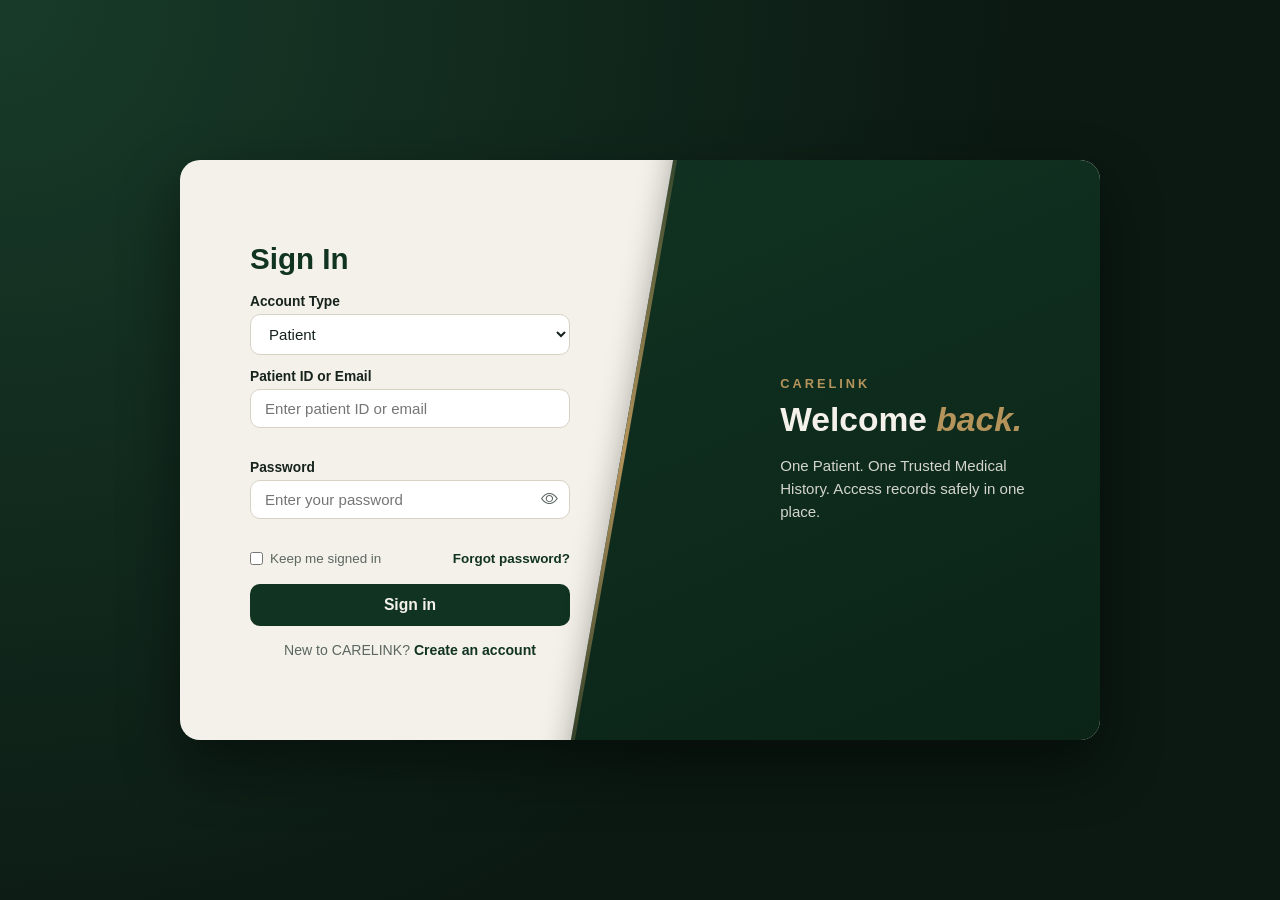
<file: index.html>
<!DOCTYPE html>
<html lang="en">
<head>
  <meta charset="UTF-8" />
  <meta name="viewport" content="width=device-width, initial-scale=1.0" />
  <title>CARELINK - Authentication</title>
  <!-- Bootstrap Icons for clean eye toggle icons -->
  <link rel="stylesheet" href="https://cdn.jsdelivr.net/npm/bootstrap-icons@1.11.3/font/bootstrap-icons.min.css" />
  <link rel="stylesheet" href="style.css" />
</head>
<body>
  <main class="auth-page">
    <section class="auth-card" id="authCard" aria-label="User Authentication">
      
      <!-- Sign In Form (Left side) -->
      <div class="auth-pane auth-pane--login">
        <form class="auth-form" id="loginForm" novalidate>
          <h1 class="form-title">Sign In</h1>

          <!-- Role Selector -->
          <div class="input-group">
            <label for="loginRole">Account Type</label>
            <select id="loginRole" name="role" class="role-select">
              <option value="patient" selected>Patient</option>
              <option value="doctor">Doctor</option>
            </select>
          </div>

          <div class="input-group">
            <label for="loginUser" id="loginUserLabel">Patient ID or Email</label>
            <input
              type="text"
              id="loginUser"
              name="loginUser"
              placeholder="Enter patient ID or email"
              required
            />
            <small class="error-msg" id="loginUserError"></small>
          </div>

          <div class="input-group">
            <label for="loginPassword">Password</label>
            <div class="password-box">
              <input
                type="password"
                id="loginPassword"
                name="loginPassword"
                placeholder="Enter your password"
                required
              />
              <button
                type="button"
                class="toggle-pass"
                data-target="loginPassword"
                aria-label="Toggle password visibility"
              >
                <i class="bi bi-eye"></i>
              </button>
            </div>
            <small class="error-msg" id="loginPasswordError"></small>
          </div>

          <div class="form-meta">
            <label class="checkbox-label">
              <input type="checkbox" id="keepSignedIn" name="keepSignedIn" />
              <span>Keep me signed in</span>
            </label>
            <a href="#" class="text-link" id="forgotPasswordLink">Forgot password?</a>
          </div>

          <button type="submit" class="btn-primary">Sign in</button>

          <p class="switch-text">
            New to CARELINK?
            <button type="button" class="link-btn" id="goRegisterBtn">
              Create an account
            </button>
          </p>
        </form>
      </div>

      <!-- Create Account Form (Right side) -->
      <div class="auth-pane auth-pane--register">
        <form class="auth-form" id="registerForm" novalidate>
          <h1 class="form-title">Create Account</h1>

          <!-- Role Selector -->
          <div class="input-group">
            <label for="regRole">Register As</label>
            <select id="regRole" name="role" class="role-select">
              <option value="patient" selected>Patient</option>
              <option value="doctor">Doctor</option>
            </select>
          </div>

          <div class="input-group">
            <label for="fullName">Full Name</label>
            <input
              type="text"
              id="fullName"
              name="fullName"
              placeholder="Enter your full name"
              required
            />
            <small class="error-msg" id="fullNameError"></small>
          </div>

          <div class="input-group">
            <label for="email">Email Address</label>
            <input
              type="email"
              id="email"
              name="email"
              placeholder="name@example.com"
              required
            />
            <small class="error-msg" id="emailError"></small>
          </div>

          <!-- Extra field shown only if Doctor is selected -->
          <div class="input-group" id="licenseGroup" style="display: none;">
            <label for="medicalLicense">Medical License Number</label>
            <input
              type="text"
              id="medicalLicense"
              name="medicalLicense"
              placeholder="Enter syndicate / license ID"
            />
            <small class="error-msg" id="licenseError"></small>
          </div>

          <div class="input-group">
            <label for="regPassword">Password</label>
            <div class="password-box">
              <input
                type="password"
                id="regPassword"
                name="regPassword"
                placeholder="Use 8 characters or more"
                minlength="8"
                required
              />
              <button
                type="button"
                class="toggle-pass"
                data-target="regPassword"
                aria-label="Toggle password visibility"
              >
                <i class="bi bi-eye"></i>
              </button>
            </div>
            <small class="hint-text">Use 8 characters or more.</small>
            <small class="error-msg" id="regPasswordError"></small>
          </div>

          <button type="submit" class="btn-primary">Create account</button>

          <p class="switch-text">
            Already have an account?
            <button type="button" class="link-btn" id="goLoginBtn">
              Sign in
            </button>
          </p>
        </form>
      </div>

      <!-- Sliding Skewed Blade Overlay -->
      <div class="auth-band" aria-hidden="true">
        <span class="band-edge band-edge--lead"></span>
        <div class="band-inner">
          <div class="band-page">
            <div class="band-content band-content--register">
              <span class="brand-tag">CARELINK</span>
              <h2 class="welcome-title">Your health <em>starts here.</em></h2>
              <p class="band-desc">
                Create your profile to manage medical records, control access permissions, and streamline consultations.
              </p>
            </div>

            <div class="band-content band-content--login">
              <span class="brand-tag">CARELINK</span>
              <h2 class="welcome-title">Welcome <em>back.</em></h2>
              <p class="band-desc">
                One Patient. One Trusted Medical History. Access records safely in one place.
              </p>
            </div>
          </div>
        </div>
      </div>

    </section>
  </main>

  <script src="script.js"></script>
</body>
</html>
</file>
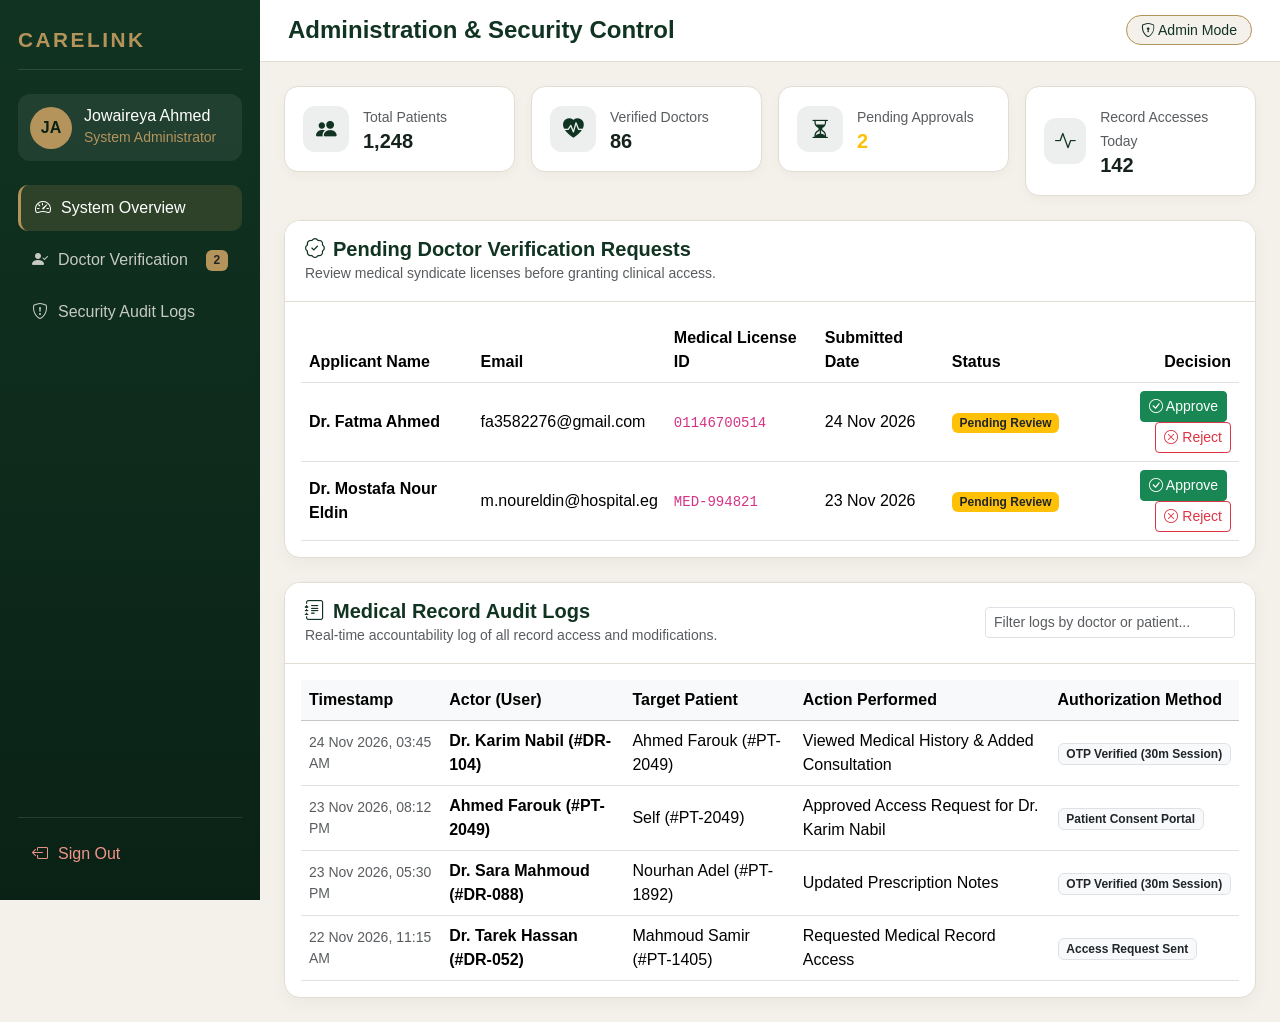
<file: admin-dashboard.html>
<!DOCTYPE html>
<html lang="en">
<head>
  <meta charset="UTF-8" />
  <meta name="viewport" content="width=device-width, initial-scale=1.0" />
  <title>CARELINK - Admin Dashboard</title>
  <!-- Bootstrap 5 CSS -->
  <link href="https://cdn.jsdelivr.net/npm/bootstrap@5.3.3/dist/css/bootstrap.min.css" rel="stylesheet" />
  <!-- Bootstrap Icons -->
  <link rel="stylesheet" href="https://cdn.jsdelivr.net/npm/bootstrap-icons@1.11.3/font/bootstrap-icons.min.css" />
  <!-- Shared Dashboard CSS -->
  <link rel="stylesheet" href="dashboard.css" />
</head>
<body>

  <div class="dashboard-wrapper">
    <!-- Sidebar -->
    <aside class="sidebar" id="sidebar">
      <div class="sidebar-header">
        <span class="brand-logo">CARELINK</span>
        <button class="btn-close-sidebar d-lg-none" id="closeSidebar">
          <i class="bi bi-x-lg"></i>
        </button>
      </div>

      <div class="user-badge">
        <div class="avatar">JA</div>
        <div>
          <h6 class="mb-0 text-white">Jowaireya Ahmed</h6>
          <small class="text-gold">System Administrator</small>
        </div>
      </div>

      <nav class="sidebar-nav">
        <a href="#stats-overview" class="nav-link active"><i class="bi bi-speedometer2"></i> System Overview</a>
        <a href="#doctor-approvals" class="nav-link">
          <i class="bi bi-person-check-fill"></i> Doctor Verification
          <span class="badge bg-gold text-dark ms-auto" id="pendingDoctorsBadge">2</span>
        </a>
        <a href="#audit-logs" class="nav-link"><i class="bi bi-shield-exclamation"></i> Security Audit Logs</a>
      </nav>

      <div class="sidebar-footer">
        <a href="index.html" class="nav-link text-danger-light">
          <i class="bi bi-box-arrow-left"></i> Sign Out
        </a>
      </div>
    </aside>

    <!-- Main Content -->
    <main class="main-content">
      <!-- Top Navbar -->
      <header class="topbar">
        <div class="d-flex align-items-center gap-3">
          <button class="btn btn-outline-success d-lg-none" id="openSidebar">
            <i class="bi bi-list"></i>
          </button>
          <h4 class="page-title mb-0">Administration & Security Control</h4>
        </div>
        <div>
          <span class="patient-id-pill">
            <i class="bi bi-shield-lock"></i> Admin Mode
          </span>
        </div>
      </header>

      <div class="container-fluid py-4 px-4">

        <!-- System Stats Cards -->
        <section id="stats-overview" class="row g-3 mb-4">
          <div class="col-6 col-md-3">
            <div class="stat-card">
              <div class="stat-icon"><i class="bi bi-people-fill"></i></div>
              <div>
                <small class="text-muted">Total Patients</small>
                <h5 class="mb-0 fw-bold">1,248</h5>
              </div>
            </div>
          </div>
          <div class="col-6 col-md-3">
            <div class="stat-card">
              <div class="stat-icon"><i class="bi bi-heart-pulse-fill"></i></div>
              <div>
                <small class="text-muted">Verified Doctors</small>
                <h5 class="mb-0 fw-bold" id="verifiedDoctorsCount">86</h5>
              </div>
            </div>
          </div>
          <div class="col-6 col-md-3">
            <div class="stat-card">
              <div class="stat-icon"><i class="bi bi-hourglass-split"></i></div>
              <div>
                <small class="text-muted">Pending Approvals</small>
                <h5 class="mb-0 fw-bold text-warning" id="pendingStatCount">2</h5>
              </div>
            </div>
          </div>
          <div class="col-6 col-md-3">
            <div class="stat-card">
              <div class="stat-icon"><i class="bi bi-activity"></i></div>
              <div>
                <small class="text-muted">Record Accesses Today</small>
                <h5 class="mb-0 fw-bold">142</h5>
              </div>
            </div>
          </div>
        </section>

        <!-- Doctor Verification & Approval Table -->
        <section id="doctor-approvals" class="card custom-card mb-4">
          <div class="card-header">
            <h5 class="mb-0 fw-bold text-green"><i class="bi bi-patch-check me-2"></i>Pending Doctor Verification Requests</h5>
            <small class="text-muted">Review medical syndicate licenses before granting clinical access.</small>
          </div>
          <div class="card-body table-responsive">
            <table class="table align-middle mb-0">
              <thead>
                <tr>
                  <th>Applicant Name</th>
                  <th>Email</th>
                  <th>Medical License ID</th>
                  <th>Submitted Date</th>
                  <th>Status</th>
                  <th class="text-end">Decision</th>
                </tr>
              </thead>
              <tbody id="doctorApprovalsBody">
                <!-- Populated by JS -->
              </tbody>
            </table>
          </div>
        </section>

        <!-- Security Audit Logs Table -->
        <section id="audit-logs" class="card custom-card">
          <div class="card-header d-flex justify-content-between align-items-center flex-wrap gap-2">
            <div>
              <h5 class="mb-0 fw-bold text-green"><i class="bi bi-journal-text me-2"></i>Medical Record Audit Logs</h5>
              <small class="text-muted">Real-time accountability log of all record access and modifications.</small>
            </div>
            <input type="text" id="logFilterInput" class="form-control form-control-sm" style="max-width: 250px;" placeholder="Filter logs by doctor or patient..." />
          </div>
          <div class="card-body table-responsive">
            <table class="table table-hover align-middle mb-0">
              <thead class="table-light">
                <tr>
                  <th>Timestamp</th>
                  <th>Actor (User)</th>
                  <th>Target Patient</th>
                  <th>Action Performed</th>
                  <th>Authorization Method</th>
                </tr>
              </thead>
              <tbody id="auditLogsBody">
                <!-- Populated by JS -->
              </tbody>
            </table>
          </div>
        </section>

      </div>
    </main>
  </div>

  <!-- Bootstrap JS Bundle -->
  <script src="https://cdn.jsdelivr.net/npm/bootstrap@5.3.3/dist/js/bootstrap.bundle.min.js"></script>
  <script src="admin-dashboard.js"></script>
</body>
</html>
</file>
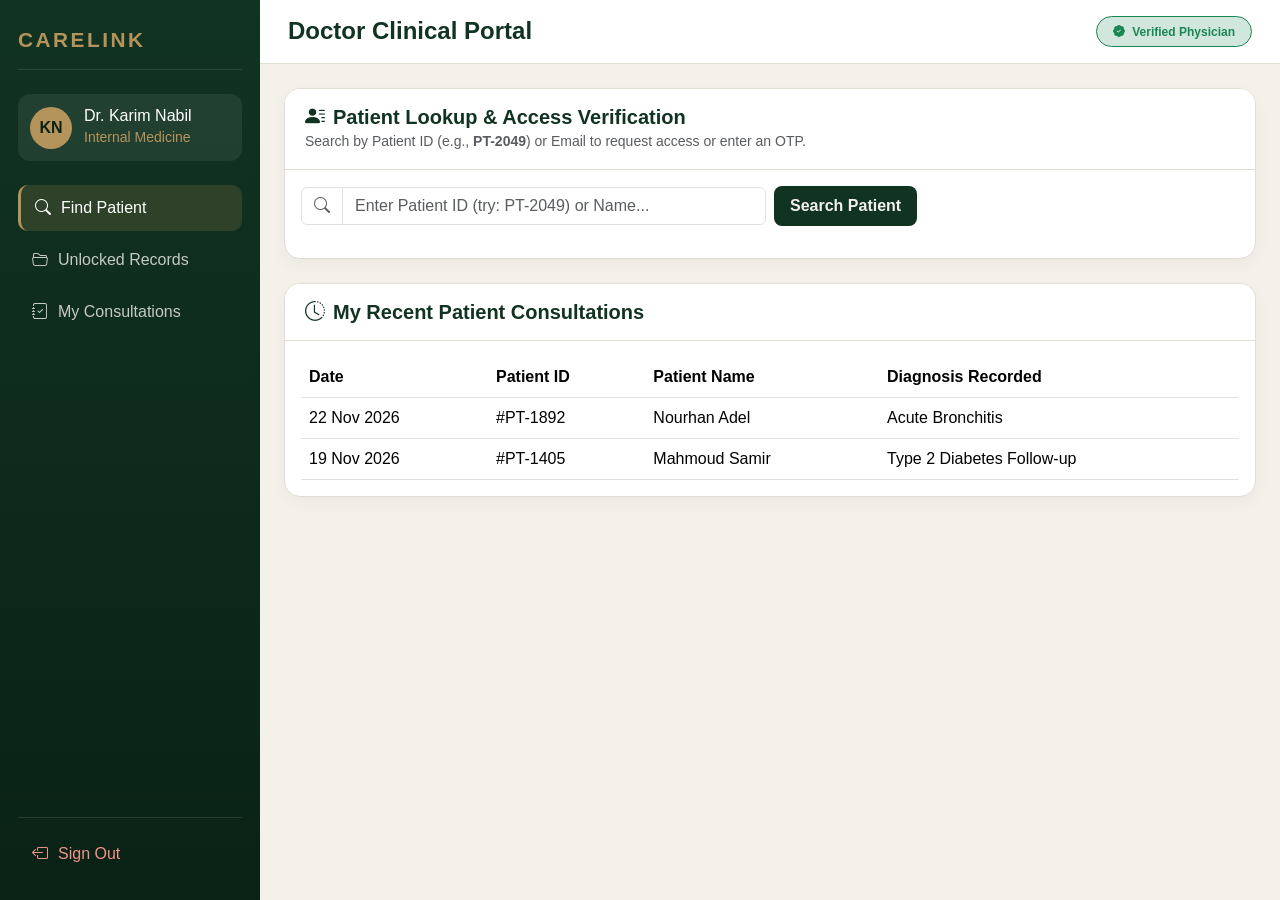
<file: doctor-dashboard.html>
<!DOCTYPE html>
<html lang="en">
<head>
  <meta charset="UTF-8" />
  <meta name="viewport" content="width=device-width, initial-scale=1.0" />
  <title>CARELINK - Doctor Dashboard</title>
  <!-- Bootstrap 5 CSS -->
  <link href="https://cdn.jsdelivr.net/npm/bootstrap@5.3.3/dist/css/bootstrap.min.css" rel="stylesheet" />
  <!-- Bootstrap Icons -->
  <link rel="stylesheet" href="https://cdn.jsdelivr.net/npm/bootstrap-icons@1.11.3/font/bootstrap-icons.min.css" />
  <!-- Shared Dashboard CSS -->
  <link rel="stylesheet" href="dashboard.css" />
</head>
<body>

  <div class="dashboard-wrapper">
    <!-- Sidebar -->
    <aside class="sidebar" id="sidebar">
      <div class="sidebar-header">
        <span class="brand-logo">CARELINK</span>
        <button class="btn-close-sidebar d-lg-none" id="closeSidebar">
          <i class="bi bi-x-lg"></i>
        </button>
      </div>

      <div class="user-badge">
        <div class="avatar">KN</div>
        <div>
          <h6 class="mb-0 text-white">Dr. Karim Nabil</h6>
          <small class="text-gold">Internal Medicine</small>
        </div>
      </div>

      <nav class="sidebar-nav">
        <a href="#patient-search" class="nav-link active"><i class="bi bi-search"></i> Find Patient</a>
        <a href="#active-records" class="nav-link"><i class="bi bi-folder2-open"></i> Unlocked Records</a>
        <a href="#recent-consultations" class="nav-link"><i class="bi bi-journal-check"></i> My Consultations</a>
      </nav>

      <div class="sidebar-footer">
        <a href="index.html" class="nav-link text-danger-light">
          <i class="bi bi-box-arrow-left"></i> Sign Out
        </a>
      </div>
    </aside>

    <!-- Main Content -->
    <main class="main-content">
      <!-- Top Navbar -->
      <header class="topbar">
        <div class="d-flex align-items-center gap-3">
          <button class="btn btn-outline-success d-lg-none" id="openSidebar">
            <i class="bi bi-list"></i>
          </button>
          <h4 class="page-title mb-0">Doctor Clinical Portal</h4>
        </div>
        <div class="d-flex align-items-center gap-2">
          <span class="badge bg-success-subtle text-success border border-success px-3 py-2 rounded-pill">
            <i class="bi bi-patch-check-fill me-1"></i> Verified Physician
          </span>
        </div>
      </header>

      <div class="container-fluid py-4 px-4">

        <!-- Step 1: Patient Search & Access Request -->
        <section id="patient-search" class="card custom-card mb-4">
          <div class="card-header">
            <h5 class="mb-0 fw-bold text-green"><i class="bi bi-person-lines-fill me-2"></i>Patient Lookup & Access Verification</h5>
            <small class="text-muted">Search by Patient ID (e.g., <strong>PT-2049</strong>) or Email to request access or enter an OTP.</small>
          </div>
          <div class="card-body">
            <form id="searchPatientForm" class="row g-2 align-items-center mb-3">
              <div class="col-md-8 col-lg-6">
                <div class="input-group">
                  <span class="input-group-text bg-white"><i class="bi bi-search text-muted"></i></span>
                  <input type="text" class="form-control" id="searchQuery" placeholder="Enter Patient ID (try: PT-2049) or Name..." required />
                </div>
              </div>
              <div class="col-auto">
                <button type="submit" class="btn btn-green">Search Patient</button>
              </div>
            </form>

            <!-- Search Result Box (Hidden initially) -->
            <div id="searchResultBox" class="d-none border rounded-3 p-3 bg-light">
              <div class="d-flex justify-content-between align-items-center flex-wrap gap-3">
                <div>
                  <span class="badge bg-secondary mb-1" id="resPatientId">#PT-2049</span>
                  <h5 class="fw-bold mb-1 text-dark" id="resPatientName">Ahmed Farouk</h5>
                  <small class="text-muted" id="resPatientMeta">Age: 34 | Blood Type: O+ | Cairo, Egypt</small>
                </div>

                <!-- Action Controls: Request Access OR Enter OTP -->
                <div class="d-flex align-items-center gap-2 flex-wrap" id="accessControls">
                  <button type="button" class="btn btn-outline-dark btn-sm" id="requestAccessBtn">
                    <i class="bi bi-send me-1"></i> Send Access Request
                  </button>

                  <div class="input-group input-group-sm" style="width: 240px;">
                    <input type="text" class="form-control" id="otpInput" placeholder="Enter 6-digit OTP" maxlength="6" />
                    <button class="btn btn-green" type="button" id="verifyOtpBtn">Unlock</button>
                  </div>
                </div>
              </div>
              <div id="accessFeedback" class="mt-2 small fw-semibold"></div>
            </div>
          </div>
        </section>

        <!-- Step 2: Unlocked Patient Medical File (Hidden until OTP verified) -->
        <section id="active-records" class="d-none mb-4">
          <div class="card custom-card border-success">
            <div class="card-header bg-success text-white d-flex justify-content-between align-items-center flex-wrap gap-2">
              <div>
                <h5 class="mb-0 fw-bold"><i class="bi bi-unlock-fill me-2"></i>Authorized Medical Record: <span id="unlockedName">Ahmed Farouk</span></h5>
                <small class="opacity-75">Temporary Session Active • All views are recorded in Audit Logs</small>
              </div>
              <button class="btn btn-light btn-sm fw-bold text-green" data-bs-toggle="modal" data-bs-target="#newConsultationModal">
                <i class="bi bi-plus-circle-fill me-1"></i> Add Consultation Note
              </button>
            </div>

            <div class="card-body">
              <!-- Critical Alerts (Allergies & Chronic) -->
              <div class="row g-3 mb-4">
                <div class="col-md-6">
                  <div class="p-3 rounded-3 border border-danger-subtle bg-danger-subtle bg-opacity-10">
                    <h6 class="fw-bold text-danger mb-2"><i class="bi bi-exclamation-octagon-fill me-1"></i> Known Allergies</h6>
                    <ul class="mb-0 small" id="docAllergiesList">
                      <li><strong>Penicillin:</strong> Severe skin rash and swelling.</li>
                      <li><strong>Peanuts:</strong> Mild respiratory sensitivity.</li>
                    </ul>
                  </div>
                </div>
                <div class="col-md-6">
                  <div class="p-3 rounded-3 border border-warning-subtle bg-warning-subtle bg-opacity-10">
                    <h6 class="fw-bold text-dark mb-2"><i class="bi bi-heart-pulse-fill text-warning me-1"></i> Chronic Conditions & Meds</h6>
                    <ul class="mb-0 small" id="docChronicList">
                      <li><strong>Condition:</strong> Mild Hypertension (Diagnosed 2024)</li>
                      <li><strong>Current Medication:</strong> Concor 2.5mg (Once daily)</li>
                    </ul>
                  </div>
                </div>
              </div>

              <!-- Previous Surgeries & Consultations -->
              <h6 class="fw-bold text-green mb-3">Consultation & Surgical History</h6>
              <div class="table-responsive">
                <table class="table table-bordered align-middle mb-0">
                  <thead class="table-light">
                    <tr>
                      <th>Date</th>
                      <th>Type / Doctor</th>
                      <th>Diagnosis / Procedure</th>
                      <th>Notes & Prescription</th>
                    </tr>
                  </thead>
                  <tbody id="unlockedHistoryTable">
                    <tr>
                      <td>12 Oct 2026</td>
                      <td>Dr. Sara Mahmoud (Cardiology)</td>
                      <td>Mild Hypertension</td>
                      <td>Monitor blood pressure daily; low-sodium diet.</td>
                    </tr>
                    <tr>
                      <td>15 May 2019</td>
                      <td>Surgical Record</td>
                      <td>Appendectomy</td>
                      <td>Completed without complications.</td>
                    </tr>
                  </tbody>
                </table>
              </div>
            </div>
          </div>
        </section>

        <!-- Doctor's Recent Activity Log -->
        <section id="recent-consultations" class="card custom-card">
          <div class="card-header">
            <h5 class="mb-0 fw-bold text-green"><i class="bi bi-clock-history me-2"></i>My Recent Patient Consultations</h5>
          </div>
          <div class="card-body table-responsive">
            <table class="table align-middle mb-0">
              <thead>
                <tr>
                  <th>Date</th>
                  <th>Patient ID</th>
                  <th>Patient Name</th>
                  <th>Diagnosis Recorded</th>
                </tr>
              </thead>
              <tbody id="doctorActivityTable">
                <tr>
                  <td>22 Nov 2026</td>
                  <td>#PT-1892</td>
                  <td>Nourhan Adel</td>
                  <td>Acute Bronchitis</td>
                </tr>
                <tr>
                  <td>19 Nov 2026</td>
                  <td>#PT-1405</td>
                  <td>Mahmoud Samir</td>
                  <td>Type 2 Diabetes Follow-up</td>
                </tr>
              </tbody>
            </table>
          </div>
        </section>

      </div>
    </main>
  </div>

  <!-- Modal: Add Consultation Note -->
  <div class="modal fade" id="newConsultationModal" tabindex="-1" aria-hidden="true">
    <div class="modal-dialog">
      <div class="modal-content">
        <div class="modal-header">
          <h5 class="modal-title fw-bold text-green">Record New Consultation</h5>
          <button type="button" class="btn-close" data-bs-dismiss="modal" aria-label="Close"></button>
        </div>
        <form id="consultationForm">
          <div class="modal-body">
            <div class="mb-3">
              <label class="form-label fw-semibold">Diagnosis</label>
              <input type="text" class="form-control" id="consultDiagnosis" placeholder="e.g., Seasonal Influenza, Gastritis" required />
            </div>
            <div class="mb-3">
              <label class="form-label fw-semibold">Prescription & Clinical Notes</label>
              <textarea class="form-control" id="consultNotes" rows="3" placeholder="Medications, dosage, and follow-up instructions..." required></textarea>
            </div>
          </div>
          <div class="modal-footer">
            <button type="button" class="btn btn-secondary" data-bs-dismiss="modal">Cancel</button>
            <button type="submit" class="btn btn-green">Save to Patient Record</button>
          </div>
        </form>
      </div>
    </div>
  </div>

  <!-- Bootstrap JS Bundle -->
  <script src="https://cdn.jsdelivr.net/npm/bootstrap@5.3.3/dist/js/bootstrap.bundle.min.js"></script>
  <script src="doctor-dashboard.js"></script>
</body>
</html>
</file>
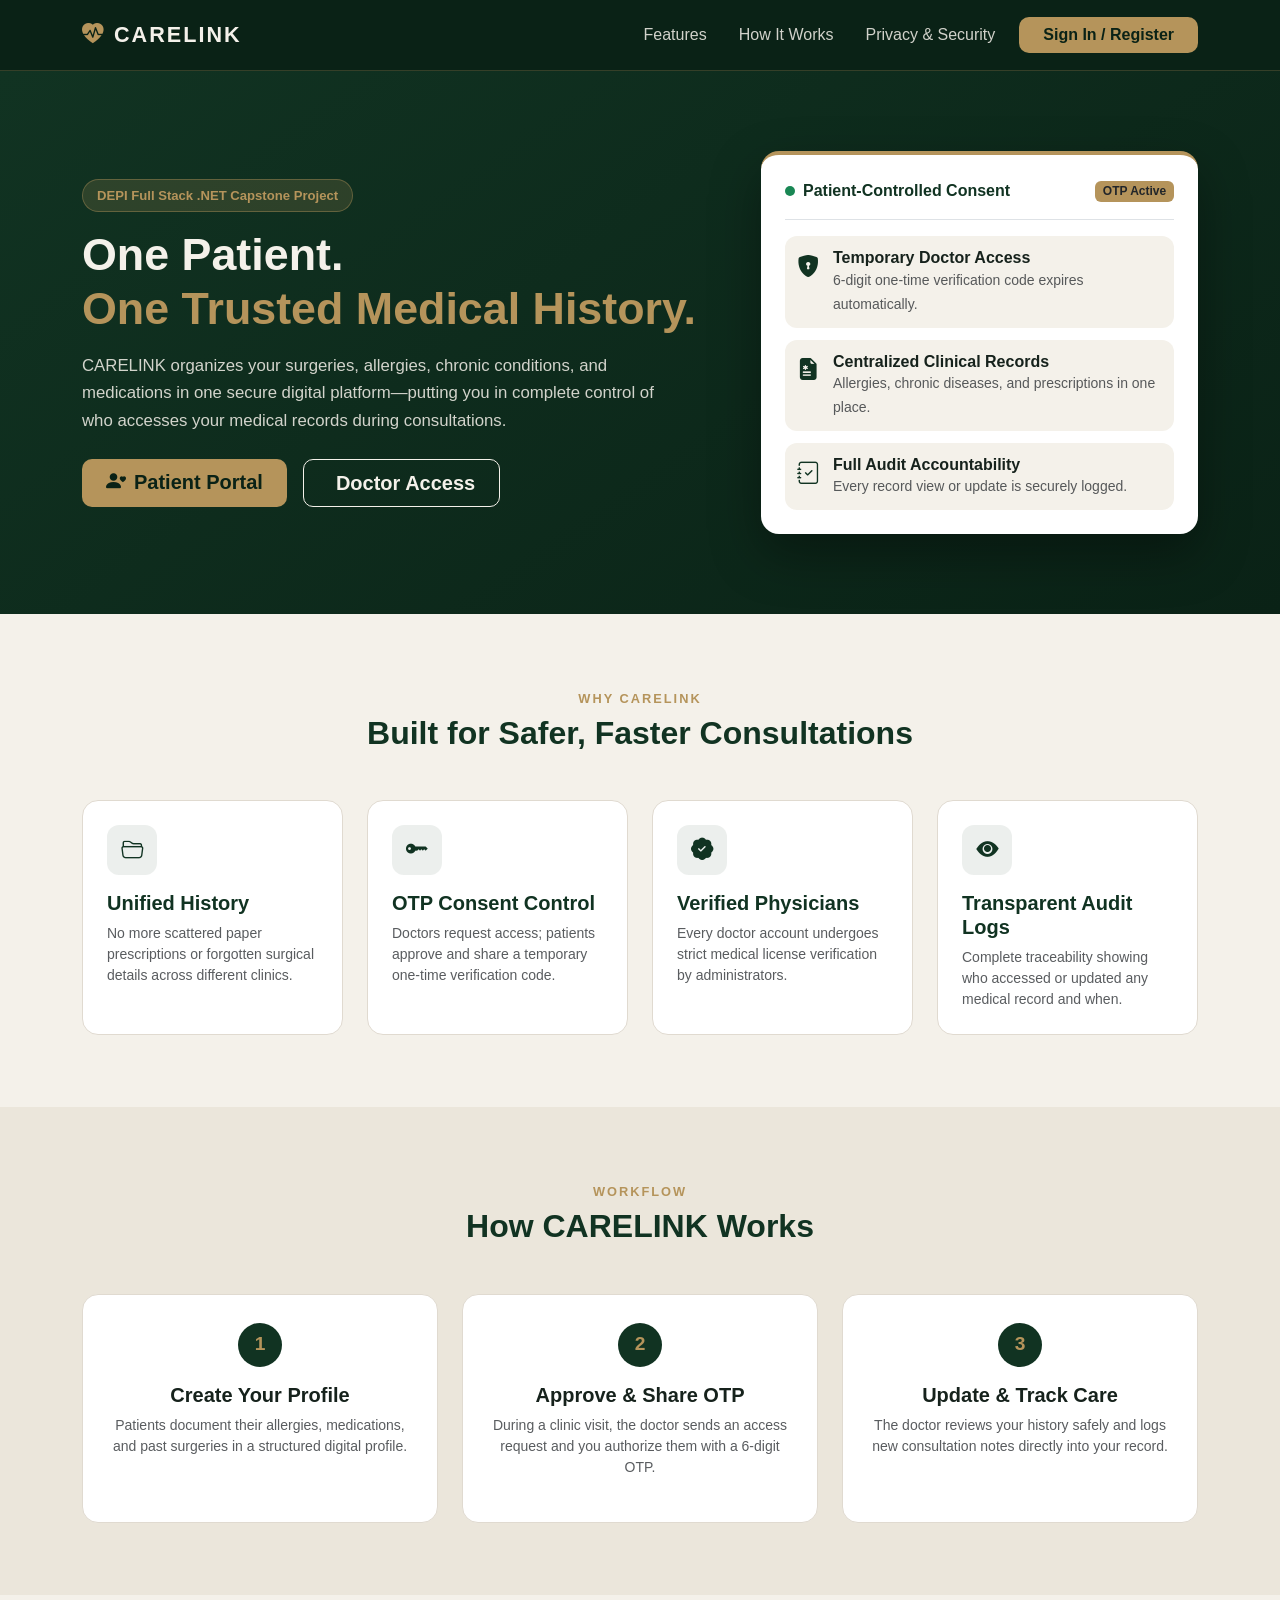
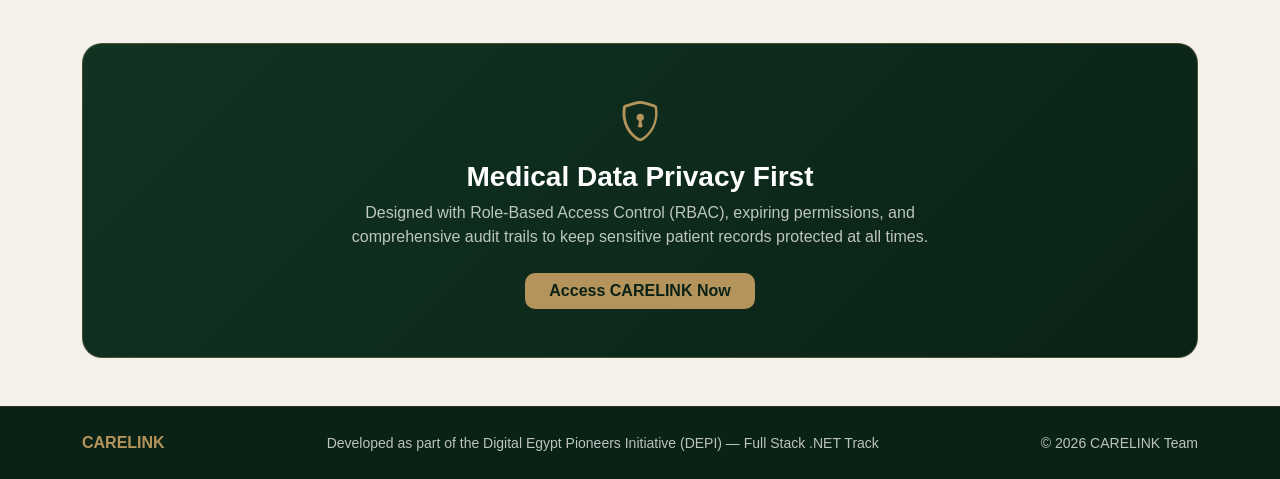
<file: home.html>
<!DOCTYPE html>
<html lang="en">
<head>
  <meta charset="UTF-8" />
  <meta name="viewport" content="width=device-width, initial-scale=1.0" />
  <title>CARELINK - Centralized Medical History Platform</title>
  <!-- Bootstrap 5 CSS -->
  <link href="https://cdn.jsdelivr.net/npm/bootstrap@5.3.3/dist/css/bootstrap.min.css" rel="stylesheet" />
  <!-- Bootstrap Icons -->
  <link rel="stylesheet" href="https://cdn.jsdelivr.net/npm/bootstrap-icons@1.11.3/font/bootstrap-icons.min.css" />
  <!-- Landing Page CSS -->
  <link rel="stylesheet" href="home.css" />
</head>
<body>

  <!-- Navbar -->
  <nav class="navbar navbar-expand-lg sticky-top custom-navbar">
    <div class="container">
      <a class="navbar-brand brand-logo" href="home.html">
        <i class="bi bi-heart-pulse-fill text-gold me-2"></i>CARELINK
      </a>
      <button class="navbar-toggler border-0 text-white" type="button" data-bs-toggle="collapse" data-bs-target="#mainNav">
        <i class="bi bi-list fs-2"></i>
      </button>
      <div class="collapse navbar-collapse" id="mainNav">
        <ul class="navbar-nav ms-auto align-items-lg-center gap-lg-3">
          <li class="nav-item"><a class="nav-link" href="#features">Features</a></li>
          <li class="nav-item"><a class="nav-link" href="#how-it-works">How It Works</a></li>
          <li class="nav-item"><a class="nav-link" href="#security">Privacy & Security</a></li>
          <li class="nav-item mt-2 mt-lg-0">
            <a href="index.html" class="btn btn-gold px-4">Sign In / Register</a>
          </li>
        </ul>
      </div>
    </div>
  </nav>

  <!-- Hero Section -->
  <header class="hero-section">
    <div class="container">
      <div class="row align-items-center g-5">
        <div class="col-lg-7">
          <span class="hero-badge">DEPI Full Stack .NET Capstone Project</span>
          <h1 class="hero-title mt-3">
            One Patient. <br />
            <span>One Trusted Medical History.</span>
          </h1>
          <p class="hero-desc mt-3">
            CARELINK organizes your surgeries, allergies, chronic conditions, and medications in one secure digital platform—putting you in complete control of who accesses your medical records during consultations.
          </p>
          <div class="d-flex flex-wrap gap-3 mt-4">
            <a href="index.html" class="btn btn-gold btn-lg px-4">
              <i class="bi bi-person-heart me-2"></i>Patient Portal
            </a>
            <a href="index.html" class="btn btn-outline-cream btn-lg px-4">
              <i class="bi bi-stethoscope me-2"></i>Doctor Access
            </a>
          </div>
        </div>

        <div class="col-lg-5">
          <div class="hero-preview-card">
            <div class="d-flex align-items-center justify-content-between border-bottom pb-3 mb-3">
              <div class="d-flex align-items-center gap-2">
                <span class="dot bg-success"></span>
                <strong class="text-green">Patient-Controlled Consent</strong>
              </div>
              <span class="badge bg-gold text-dark">OTP Active</span>
            </div>
            <div class="preview-item">
              <i class="bi bi-shield-lock-fill text-green"></i>
              <div>
                <h6 class="mb-0 fw-bold">Temporary Doctor Access</h6>
                <small class="text-muted">6-digit one-time verification code expires automatically.</small>
              </div>
            </div>
            <div class="preview-item">
              <i class="bi bi-file-earmark-medical-fill text-green"></i>
              <div>
                <h6 class="mb-0 fw-bold">Centralized Clinical Records</h6>
                <small class="text-muted">Allergies, chronic diseases, and prescriptions in one place.</small>
              </div>
            </div>
            <div class="preview-item mb-0">
              <i class="bi bi-journal-check text-green"></i>
              <div>
                <h6 class="mb-0 fw-bold">Full Audit Accountability</h6>
                <small class="text-muted">Every record view or update is securely logged.</small>
              </div>
            </div>
          </div>
        </div>
      </div>
    </div>
  </header>

  <!-- Features Section -->
  <section id="features" class="py-5">
    <div class="container py-4">
      <div class="text-center mb-5">
        <span class="section-tag">Why CARELINK</span>
        <h2 class="section-title mt-1">Built for Safer, Faster Consultations</h2>
      </div>

      <div class="row g-4">
        <div class="col-md-6 col-lg-3">
          <div class="feature-card">
            <div class="feature-icon"><i class="bi bi-folder2-open"></i></div>
            <h5>Unified History</h5>
            <p class="text-muted small mb-0">No more scattered paper prescriptions or forgotten surgical details across different clinics.</p>
          </div>
        </div>
        <div class="col-md-6 col-lg-3">
          <div class="feature-card">
            <div class="feature-icon"><i class="bi bi-key-fill"></i></div>
            <h5>OTP Consent Control</h5>
            <p class="text-muted small mb-0">Doctors request access; patients approve and share a temporary one-time verification code.</p>
          </div>
        </div>
        <div class="col-md-6 col-lg-3">
          <div class="feature-card">
            <div class="feature-icon"><i class="bi bi-patch-check-fill"></i></div>
            <h5>Verified Physicians</h5>
            <p class="text-muted small mb-0">Every doctor account undergoes strict medical license verification by administrators.</p>
          </div>
        </div>
        <div class="col-md-6 col-lg-3">
          <div class="feature-card">
            <div class="feature-icon"><i class="bi bi-eye-fill"></i></div>
            <h5>Transparent Audit Logs</h5>
            <p class="text-muted small mb-0">Complete traceability showing who accessed or updated any medical record and when.</p>
          </div>
        </div>
      </div>
    </div>
  </section>

  <!-- How It Works Section -->
  <section id="how-it-works" class="steps-section py-5">
    <div class="container py-4">
      <div class="text-center mb-5">
        <span class="section-tag">Workflow</span>
        <h2 class="section-title mt-1">How CARELINK Works</h2>
      </div>

      <div class="row g-4 text-center">
        <div class="col-md-4">
          <div class="step-box">
            <div class="step-num">1</div>
            <h5 class="fw-bold mt-3">Create Your Profile</h5>
            <p class="text-muted small">Patients document their allergies, medications, and past surgeries in a structured digital profile.</p>
          </div>
        </div>
        <div class="col-md-4">
          <div class="step-box">
            <div class="step-num">2</div>
            <h5 class="fw-bold mt-3">Approve & Share OTP</h5>
            <p class="text-muted small">During a clinic visit, the doctor sends an access request and you authorize them with a 6-digit OTP.</p>
          </div>
        </div>
        <div class="col-md-4">
          <div class="step-box">
            <div class="step-num">3</div>
            <h5 class="fw-bold mt-3">Update & Track Care</h5>
            <p class="text-muted small">The doctor reviews your history safely and logs new consultation notes directly into your record.</p>
          </div>
        </div>
      </div>
    </div>
  </section>

  <!-- Security Banner -->
  <section id="security" class="py-5">
    <div class="container">
      <div class="security-banner text-center">
        <i class="bi bi-shield-lock text-gold fs-1"></i>
        <h3 class="fw-bold text-white mt-2">Medical Data Privacy First</h3>
        <p class="text-light opacity-75 mx-auto" style="max-width: 650px;">
          Designed with Role-Based Access Control (RBAC), expiring permissions, and comprehensive audit trails to keep sensitive patient records protected at all times.
        </p>
        <a href="index.html" class="btn btn-gold mt-2 px-4">Access CARELINK Now</a>
      </div>
    </div>
  </section>

  <!-- Footer -->
  <footer class="custom-footer py-4">
    <div class="container d-flex flex-column flex-md-row justify-content-between align-items-center gap-2">
      <span class="fw-bold text-gold">CARELINK</span>
      <small class="text-light opacity-75 text-center">
        Developed as part of the Digital Egypt Pioneers Initiative (DEPI) — Full Stack .NET Track
      </small>
      <small class="text-light opacity-75">&copy; 2026 CARELINK Team</small>
    </div>
  </footer>

  <!-- Bootstrap JS -->
  <script src="https://cdn.jsdelivr.net/npm/bootstrap@5.3.3/dist/js/bootstrap.bundle.min.js"></script>
</body>
</html>
</file>
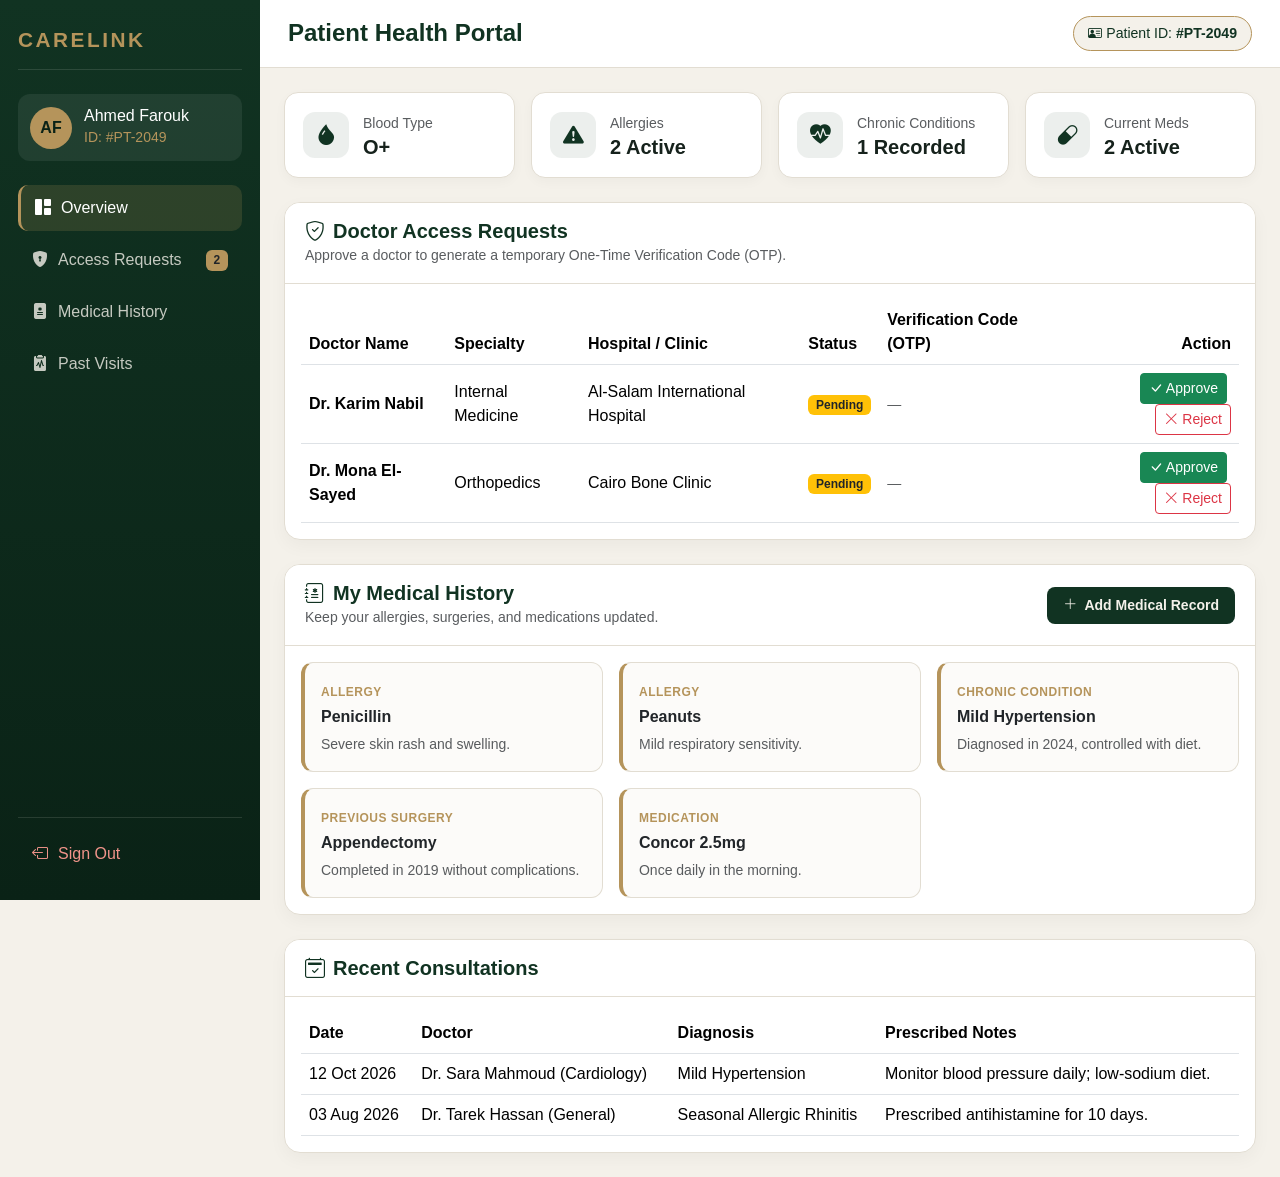
<file: patient-dashboard.html>
<!DOCTYPE html>
<html lang="en">
<head>
  <meta charset="UTF-8" />
  <meta name="viewport" content="width=device-width, initial-scale=1.0" />
  <title>CARELINK - Patient Dashboard</title>
  <!-- Bootstrap 5 CSS -->
  <link href="https://cdn.jsdelivr.net/npm/bootstrap@5.3.3/dist/css/bootstrap.min.css" rel="stylesheet" />
  <!-- Bootstrap Icons -->
  <link rel="stylesheet" href="https://cdn.jsdelivr.net/npm/bootstrap-icons@1.11.3/font/bootstrap-icons.min.css" />
  <!-- Custom Dashboard CSS -->
  <link rel="stylesheet" href="dashboard.css" />
</head>
<body>

  <div class="dashboard-wrapper">
    <!-- Sidebar -->
    <aside class="sidebar" id="sidebar">
      <div class="sidebar-header">
        <span class="brand-logo">CARELINK</span>
        <button class="btn-close-sidebar d-lg-none" id="closeSidebar">
          <i class="bi bi-x-lg"></i>
        </button>
      </div>

      <div class="user-badge">
        <div class="avatar">AF</div>
        <div>
          <h6 class="mb-0 text-white">Ahmed Farouk</h6>
          <small class="text-gold">ID: #PT-2049</small>
        </div>
      </div>

      <nav class="sidebar-nav">
        <a href="#overview" class="nav-link active"><i class="bi bi-grid-1x2-fill"></i> Overview</a>
        <a href="#access-requests" class="nav-link">
          <i class="bi bi-shield-lock-fill"></i> Access Requests
          <span class="badge bg-gold text-dark ms-auto" id="pendingCountBadge">2</span>
        </a>
        <a href="#medical-history" class="nav-link"><i class="bi bi-file-medical-fill"></i> Medical History</a>
        <a href="#consultations" class="nav-link"><i class="bi bi-clipboard2-pulse-fill"></i> Past Visits</a>
      </nav>

      <div class="sidebar-footer">
        <a href="index.html" class="nav-link text-danger-light">
          <i class="bi bi-box-arrow-left"></i> Sign Out
        </a>
      </div>
    </aside>

    <!-- Main Content -->
    <main class="main-content">
      <!-- Top Navbar -->
      <header class="topbar">
        <div class="d-flex align-items-center gap-3">
          <button class="btn btn-outline-success d-lg-none" id="openSidebar">
            <i class="bi bi-list"></i>
          </button>
          <h4 class="page-title mb-0">Patient Health Portal</h4>
        </div>
        <div class="d-flex align-items-center gap-3">
          <span class="patient-id-pill" title="Share this ID with your doctor">
            <i class="bi bi-person-vcard"></i> Patient ID: <strong>#PT-2049</strong>
          </span>
        </div>
      </header>

      <div class="container-fluid py-4 px-4">
        
        <!-- Quick Summary Cards -->
        <section id="overview" class="row g-3 mb-4">
          <div class="col-6 col-md-3">
            <div class="stat-card">
              <div class="stat-icon"><i class="bi bi-droplet-fill"></i></div>
              <div>
                <small class="text-muted">Blood Type</small>
                <h5 class="mb-0 fw-bold">O+</h5>
              </div>
            </div>
          </div>
          <div class="col-6 col-md-3">
            <div class="stat-card">
              <div class="stat-icon"><i class="bi bi-exclamation-triangle-fill"></i></div>
              <div>
                <small class="text-muted">Allergies</small>
                <h5 class="mb-0 fw-bold" id="allergyCount">2 Active</h5>
              </div>
            </div>
          </div>
          <div class="col-6 col-md-3">
            <div class="stat-card">
              <div class="stat-icon"><i class="bi bi-heart-pulse-fill"></i></div>
              <div>
                <small class="text-muted">Chronic Conditions</small>
                <h5 class="mb-0 fw-bold" id="chronicCount">1 Recorded</h5>
              </div>
            </div>
          </div>
          <div class="col-6 col-md-3">
            <div class="stat-card">
              <div class="stat-icon"><i class="bi bi-capsule"></i></div>
              <div>
                <small class="text-muted">Current Meds</small>
                <h5 class="mb-0 fw-bold" id="medCount">2 Active</h5>
              </div>
            </div>
          </div>
        </section>

        <!-- Doctor Access Requests & OTP Section -->
        <section id="access-requests" class="card custom-card mb-4">
          <div class="card-header d-flex justify-content-between align-items-center">
            <div>
              <h5 class="mb-0 fw-bold text-green"><i class="bi bi-shield-check me-2"></i>Doctor Access Requests</h5>
              <small class="text-muted">Approve a doctor to generate a temporary One-Time Verification Code (OTP).</small>
            </div>
          </div>
          <div class="card-body table-responsive">
            <table class="table align-middle mb-0">
              <thead>
                <tr>
                  <th>Doctor Name</th>
                  <th>Specialty</th>
                  <th>Hospital / Clinic</th>
                  <th>Status</th>
                  <th>Verification Code (OTP)</th>
                  <th class="text-end">Action</th>
                </tr>
              </thead>
              <tbody id="requestsTableBody">
                <!-- Populated by JS -->
              </tbody>
            </table>
          </div>
        </section>

        <!-- Medical History Section -->
        <section id="medical-history" class="card custom-card mb-4">
          <div class="card-header d-flex justify-content-between align-items-center flex-wrap gap-2">
            <div>
              <h5 class="mb-0 fw-bold text-green"><i class="bi bi-journal-medical me-2"></i>My Medical History</h5>
              <small class="text-muted">Keep your allergies, surgeries, and medications updated.</small>
            </div>
            <button class="btn btn-green btn-sm" data-bs-toggle="modal" data-bs-target="#addRecordModal">
              <i class="bi bi-plus-lg me-1"></i> Add Medical Record
            </button>
          </div>
          <div class="card-body">
            <div class="row g-3" id="medicalHistoryGrid">
              <!-- Populated by JS -->
            </div>
          </div>
        </section>

        <!-- Recent Consultations -->
        <section id="consultations" class="card custom-card">
          <div class="card-header">
            <h5 class="mb-0 fw-bold text-green"><i class="bi bi-calendar2-check me-2"></i>Recent Consultations</h5>
          </div>
          <div class="card-body table-responsive">
            <table class="table align-middle mb-0">
              <thead>
                <tr>
                  <th>Date</th>
                  <th>Doctor</th>
                  <th>Diagnosis</th>
                  <th>Prescribed Notes</th>
                </tr>
              </thead>
              <tbody>
                <tr>
                  <td>12 Oct 2026</td>
                  <td>Dr. Sara Mahmoud (Cardiology)</td>
                  <td>Mild Hypertension</td>
                  <td>Monitor blood pressure daily; low-sodium diet.</td>
                </tr>
                <tr>
                  <td>03 Aug 2026</td>
                  <td>Dr. Tarek Hassan (General)</td>
                  <td>Seasonal Allergic Rhinitis</td>
                  <td>Prescribed antihistamine for 10 days.</td>
                </tr>
              </tbody>
            </table>
          </div>
        </section>

      </div>
    </main>
  </div>

  <!-- Modal: Add Medical Record -->
  <div class="modal fade" id="addRecordModal" tabindex="-1" aria-hidden="true">
    <div class="modal-dialog">
      <div class="modal-content custom-modal">
        <div class="modal-header">
          <h5 class="modal-title fw-bold text-green">Add Medical History Item</h5>
          <button type="button" class="btn-close" data-bs-dismiss="modal" aria-label="Close"></button>
        </div>
        <form id="addRecordForm">
          <div class="modal-body">
            <div class="mb-3">
              <label class="form-label fw-semibold">Category</label>
              <select class="form-select" id="recordCategory" required>
                <option value="Allergy">Allergy</option>
                <option value="Chronic Condition">Chronic Condition</option>
                <option value="Previous Surgery">Previous Surgery</option>
                <option value="Medication">Current Medication</option>
              </select>
            </div>
            <div class="mb-3">
              <label class="form-label fw-semibold">Title / Name</label>
              <input type="text" class="form-control" id="recordTitle" placeholder="e.g., Penicillin Allergy, Appendectomy" required />
            </div>
            <div class="mb-3">
              <label class="form-label fw-semibold">Details / Notes</label>
              <textarea class="form-control" id="recordNotes" rows="3" placeholder="Date, dosage, or severity..." required></textarea>
            </div>
          </div>
          <div class="modal-footer">
            <button type="button" class="btn btn-secondary" data-bs-dismiss="modal">Cancel</button>
            <button type="submit" class="btn btn-green">Save Record</button>
          </div>
        </form>
      </div>
    </div>
  </div>

  <!-- Bootstrap JS Bundle -->
  <script src="https://cdn.jsdelivr.net/npm/bootstrap@5.3.3/dist/js/bootstrap.bundle.min.js"></script>
  <script src="patient-dashboard.js"></script>
</body>
</html>
</file>
<file: style.css>
:root {
  --bg-page: #0b1912;
  --bg-cream: #f4f1ea;
  --bg-green: #113322;
  --bg-green-dark: #0a2216;
  --accent-gold: #b5945b;
  --text-dark: #16221c;
  --text-muted: #5b6761;
  --text-light: #f4f1ea;
  --border-color: #d8d2c5;
  --error-color: #c0392b;
  --rake: -10deg;
}

* {
  box-sizing: border-box;
  margin: 0;
  padding: 0;
}

body {
  font-family: "Segoe UI", Tahoma, Geneva, Verdana, sans-serif;
  background: radial-gradient(circle at top left, #183b29, var(--bg-page) 65%);
  min-height: 100vh;
  display: grid;
  place-items: center;
  padding: 24px;
  color: var(--text-dark);
}

.auth-page {
  width: 100%;
  max-width: 920px;
}

.auth-card {
  position: relative;
  width: 100%;
  min-height: 580px;
  background-color: var(--bg-cream);
  border-radius: 20px;
  box-shadow: 0 25px 60px rgba(0, 0, 0, 0.45);
  overflow: hidden;
  display: grid;
  grid-template-columns: 1fr 1fr;
}

.auth-pane {
  padding: 36px 40px;
  display: flex;
  align-items: center;
  justify-content: center;
  z-index: 1;
}

.auth-form {
  width: 100%;
  max-width: 320px;
}

.form-title {
  font-size: 1.85rem;
  font-weight: 700;
  color: var(--bg-green);
  margin-bottom: 18px;
}

.input-group {
  margin-bottom: 14px;
}

.input-group label {
  display: block;
  font-size: 0.86rem;
  font-weight: 600;
  margin-bottom: 5px;
  color: var(--text-dark);
}

.input-group input[type="text"],
.input-group input[type="email"],
.input-group input[type="password"],
.input-group .role-select {
  width: 100%;
  padding: 10px 14px;
  border: 1.5px solid var(--border-color);
  border-radius: 10px;
  background-color: #ffffff;
  font-size: 0.94rem;
  color: var(--text-dark);
  font-family: inherit;
  transition: border-color 0.25s ease, box-shadow 0.25s ease;
}

.input-group input:focus,
.input-group .role-select:focus {
  outline: none;
  border-color: var(--accent-gold);
  box-shadow: 0 0 0 3px rgba(181, 148, 91, 0.2);
}

.password-box {
  position: relative;
  display: flex;
  align-items: center;
}

.password-box input {
  padding-right: 42px;
}

.toggle-pass {
  position: absolute;
  right: 12px;
  background: transparent;
  border: none;
  cursor: pointer;
  font-size: 1.05rem;
  color: var(--text-muted);
  display: flex;
  align-items: center;
  transition: color 0.2s ease;
}

.toggle-pass:hover {
  color: var(--bg-green);
}

.hint-text {
  display: block;
  margin-top: 4px;
  font-size: 0.78rem;
  color: var(--text-muted);
}

.error-msg {
  display: block;
  margin-top: 3px;
  font-size: 0.78rem;
  color: var(--error-color);
  min-height: 15px;
}

.form-meta {
  display: flex;
  align-items: center;
  justify-content: space-between;
  gap: 10px;
  margin-bottom: 18px;
  font-size: 0.84rem;
}

.checkbox-label {
  display: inline-flex;
  align-items: center;
  gap: 7px;
  cursor: pointer;
  color: var(--text-muted);
}

.text-link,
.link-btn {
  color: var(--bg-green);
  font-weight: 600;
  text-decoration: none;
  background: none;
  border: none;
  cursor: pointer;
  font-size: inherit;
  padding: 0;
}

.text-link:hover,
.link-btn:hover {
  text-decoration: underline;
}

.btn-primary {
  width: 100%;
  padding: 12px 18px;
  border: none;
  border-radius: 10px;
  background-color: var(--bg-green);
  color: var(--text-light);
  font-size: 0.98rem;
  font-weight: 600;
  cursor: pointer;
  transition: background-color 0.25s ease, transform 0.15s ease;
}

.btn-primary:hover {
  background-color: var(--bg-green-dark);
}

.btn-primary:active {
  transform: scale(0.99);
}

.switch-text {
  margin-top: 16px;
  text-align: center;
  font-size: 0.88rem;
  color: var(--text-muted);
}

/* Sliding Skewed Green Blade Overlay */
.auth-band {
  position: absolute;
  top: -15%;
  bottom: -15%;
  width: 62%;
  z-index: 10;
  background: linear-gradient(155deg, var(--bg-green) 0%, var(--bg-green-dark) 100%);
  transform: skewX(var(--rake));
  transition: left 0.7s cubic-bezier(0.22, 1, 0.36, 1), right 0.7s cubic-bezier(0.22, 1, 0.36, 1);
  box-shadow: 0 0 30px rgba(0, 0, 0, 0.3);
  overflow: hidden;
  display: flex;
  align-items: center;
  justify-content: center;
}

.auth-card:not(.is-register) .auth-band {
  left: 48%;
  right: -14%;
}

.auth-card.is-register .auth-band {
  left: -14%;
  right: 48%;
}

.band-edge {
  position: absolute;
  top: 0;
  bottom: 0;
  width: 4px;
  background: linear-gradient(to bottom, transparent, var(--accent-gold), transparent);
}

.band-edge--lead {
  left: 0;
}

.band-inner {
  width: 100%;
  height: 100%;
  display: flex;
  align-items: center;
  justify-content: center;
  transform: skewX(calc(-1 * var(--rake)));
}

.band-page {
  width: 100%;
  max-width: 310px;
  padding: 20px 28px;
  color: var(--text-light);
}

.band-content {
  flex-direction: column;
  justify-content: center;
}

.brand-tag {
  font-size: 0.8rem;
  letter-spacing: 3px;
  text-transform: uppercase;
  color: var(--accent-gold);
  margin-bottom: 10px;
  font-weight: 700;
}

.welcome-title {
  font-size: 2.1rem;
  line-height: 1.15;
  margin-bottom: 14px;
}

.welcome-title em {
  font-style: italic;
  color: var(--accent-gold);
}

.band-desc {
  font-size: 0.94rem;
  line-height: 1.55;
  color: rgba(244, 241, 234, 0.86);
}

/* Toggle Overlay Content Visibility */
.auth-card:not(.is-register) .band-content--login {
  display: flex;
}

.auth-card:not(.is-register) .band-content--register {
  display: none;
}

.auth-card.is-register .band-content--register {
  display: flex;
}

.auth-card.is-register .band-content--login {
  display: none;
}

/* Responsive Mobile View */
@media (max-width: 780px) {
  .auth-card {
    grid-template-columns: 1fr;
    min-height: auto;
  }

  .auth-band {
    display: none;
  }

  .auth-pane {
    padding: 30px 24px;
  }
}
</file>
<file: dashboard.css>
:root {
  --bg-page: #f4f1ea;
  --bg-card: #ffffff;
  --bg-green: #113322;
  --bg-green-dark: #0a2216;
  --accent-gold: #b5945b;
  --text-dark: #16221c;
  --text-muted: #5b6761;
  --border-color: #e2ddd2;
}

body {
  font-family: "Segoe UI", Tahoma, Geneva, Verdana, sans-serif;
  background-color: var(--bg-page);
  color: var(--text-dark);
  margin: 0;
}

.text-green { color: var(--bg-green) !important; }
.text-gold { color: var(--accent-gold) !important; }
.bg-gold { background-color: var(--accent-gold) !important; }

.btn-green {
  background-color: var(--bg-green);
  color: #f4f1ea;
  border: none;
  font-weight: 600;
  padding: 8px 16px;
  border-radius: 8px;
  transition: background-color 0.2s ease;
}

.btn-green:hover {
  background-color: var(--bg-green-dark);
  color: #ffffff;
}

/* Layout Wrapper */
.dashboard-wrapper {
  display: flex;
  min-height: 100vh;
}

/* Sidebar */
.sidebar {
  width: 260px;
  background: linear-gradient(180deg, var(--bg-green) 0%, var(--bg-green-dark) 100%);
  color: #f4f1ea;
  display: flex;
  flex-direction: column;
  padding: 24px 18px;
  position: sticky;
  top: 0;
  height: 100vh;
  z-index: 1040;
  transition: transform 0.3s ease;
}

.sidebar-header {
  display: flex;
  align-items: center;
  justify-content: space-between;
  margin-bottom: 24px;
  padding-bottom: 14px;
  border-bottom: 1px solid rgba(244, 241, 234, 0.12);
}

.brand-logo {
  font-size: 1.3rem;
  font-weight: 800;
  letter-spacing: 2.5px;
  color: var(--accent-gold);
}

.btn-close-sidebar {
  background: none;
  border: none;
  color: #f4f1ea;
  font-size: 1.2rem;
}

.user-badge {
  display: flex;
  align-items: center;
  gap: 12px;
  background: rgba(255, 255, 255, 0.07);
  padding: 12px;
  border-radius: 12px;
  margin-bottom: 24px;
}

.avatar {
  width: 42px;
  height: 42px;
  border-radius: 50%;
  background-color: var(--accent-gold);
  color: var(--bg-green-dark);
  font-weight: 700;
  display: grid;
  place-items: center;
}

.sidebar-nav {
  display: flex;
  flex-direction: column;
  gap: 6px;
  flex: 1;
}

.sidebar-nav .nav-link {
  color: rgba(244, 241, 234, 0.8);
  padding: 11px 14px;
  border-radius: 10px;
  display: flex;
  align-items: center;
  gap: 10px;
  font-weight: 500;
  text-decoration: none;
  transition: all 0.2s ease;
}

.sidebar-nav .nav-link:hover,
.sidebar-nav .nav-link.active {
  background-color: rgba(181, 148, 91, 0.18);
  color: #ffffff;
}

.sidebar-nav .nav-link.active {
  border-left: 3px solid var(--accent-gold);
}

.sidebar-footer {
  padding-top: 14px;
  border-top: 1px solid rgba(244, 241, 234, 0.12);
}

.text-danger-light {
  color: #f1948a !important;
  text-decoration: none;
  display: flex;
  align-items: center;
  gap: 10px;
  padding: 10px 14px;
}

/* Main Content Area */
.main-content {
  flex: 1;
  min-width: 0;
}

.topbar {
  background-color: var(--bg-card);
  padding: 16px 28px;
  border-bottom: 1px solid var(--border-color);
  display: flex;
  align-items: center;
  justify-content: space-between;
  position: sticky;
  top: 0;
  z-index: 1020;
}

.page-title {
  color: var(--bg-green);
  font-weight: 700;
}

.patient-id-pill {
  background-color: var(--bg-page);
  border: 1px solid var(--accent-gold);
  color: var(--bg-green);
  padding: 6px 14px;
  border-radius: 20px;
  font-size: 0.88rem;
}

/* Cards */
.stat-card {
  background-color: var(--bg-card);
  border: 1px solid var(--border-color);
  border-radius: 14px;
  padding: 18px;
  display: flex;
  align-items: center;
  gap: 14px;
  box-shadow: 0 4px 12px rgba(0, 0, 0, 0.03);
}

.stat-icon {
  width: 46px;
  height: 46px;
  border-radius: 12px;
  background-color: rgba(17, 51, 34, 0.08);
  color: var(--bg-green);
  display: grid;
  place-items: center;
  font-size: 1.3rem;
}

.custom-card {
  border: 1px solid var(--border-color);
  border-radius: 16px;
  box-shadow: 0 6px 18px rgba(0, 0, 0, 0.04);
  overflow: hidden;
}

.custom-card .card-header {
  background-color: #ffffff;
  border-bottom: 1px solid var(--border-color);
  padding: 16px 20px;
}

.otp-badge {
  font-family: monospace;
  font-size: 1rem;
  font-weight: 700;
  letter-spacing: 2px;
  background-color: #eef7f1;
  color: var(--bg-green);
  border: 1px dashed var(--bg-green);
  padding: 4px 10px;
  border-radius: 6px;
}

.history-item-card {
  border: 1px solid var(--border-color);
  border-left: 4px solid var(--accent-gold);
  border-radius: 12px;
  padding: 16px;
  background-color: #fcfbf9;
  height: 100%;
}

.category-tag {
  font-size: 0.75rem;
  font-weight: 700;
  text-transform: uppercase;
  letter-spacing: 0.5px;
  color: var(--accent-gold);
}

/* Mobile Responsive Sidebar */
@media (max-width: 991px) {
  .sidebar {
    position: fixed;
    left: 0;
    top: 0;
    transform: translateX(-100%);
  }
  .sidebar.show {
    transform: translateX(0);
  }
}
</file>
<file: home.css>
:root {
  --bg-cream: #f4f1ea;
  --bg-green: #113322;
  --bg-green-dark: #0a2216;
  --accent-gold: #b5945b;
  --text-dark: #16221c;
  --text-muted: #5b6761;
  --border-color: #e0dad0;
}

body {
  font-family: "Segoe UI", Tahoma, Geneva, Verdana, sans-serif;
  background-color: var(--bg-cream);
  color: var(--text-dark);
}

.text-green { color: var(--bg-green) !important; }
.text-gold { color: var(--accent-gold) !important; }
.bg-gold { background-color: var(--accent-gold) !important; }

/* Navbar */
.custom-navbar {
  background-color: var(--bg-green-dark);
  padding: 14px 0;
  border-bottom: 1px solid rgba(181, 148, 91, 0.25);
}

.brand-logo {
  font-weight: 800;
  letter-spacing: 2px;
  color: #f4f1ea !important;
  font-size: 1.35rem;
}

.custom-navbar .nav-link {
  color: rgba(244, 241, 234, 0.85) !important;
  font-weight: 500;
  transition: color 0.2s ease;
}

.custom-navbar .nav-link:hover {
  color: var(--accent-gold) !important;
}

.btn-gold {
  background-color: var(--accent-gold);
  color: var(--bg-green-dark);
  font-weight: 700;
  border: none;
  border-radius: 10px;
  transition: transform 0.2s ease, background-color 0.2s ease;
}

.btn-gold:hover {
  background-color: #c7a569;
  color: var(--bg-green-dark);
  transform: translateY(-2px);
}

.btn-outline-cream {
  border: 1.5px solid #f4f1ea;
  color: #f4f1ea;
  font-weight: 600;
  border-radius: 10px;
  transition: all 0.2s ease;
}

.btn-outline-cream:hover {
  background-color: #f4f1ea;
  color: var(--bg-green-dark);
}

/* Hero Section */
.hero-section {
  background: linear-gradient(145deg, var(--bg-green) 0%, var(--bg-green-dark) 100%);
  color: #f4f1ea;
  padding: 80px 0;
}

.hero-badge {
  display: inline-block;
  background-color: rgba(181, 148, 91, 0.18);
  color: var(--accent-gold);
  border: 1px solid rgba(181, 148, 91, 0.4);
  padding: 6px 14px;
  border-radius: 20px;
  font-size: 0.82rem;
  font-weight: 600;
}

.hero-title {
  font-size: 2.8rem;
  font-weight: 800;
  line-height: 1.2;
}

.hero-title span {
  color: var(--accent-gold);
}

.hero-desc {
  font-size: 1.05rem;
  line-height: 1.65;
  color: rgba(244, 241, 234, 0.85);
  max-width: 580px;
}

.hero-preview-card {
  background-color: #ffffff;
  color: var(--text-dark);
  border-radius: 18px;
  padding: 24px;
  box-shadow: 0 20px 50px rgba(0, 0, 0, 0.35);
  border-top: 4px solid var(--accent-gold);
}

.dot {
  width: 10px;
  height: 10px;
  border-radius: 50%;
  display: inline-block;
}

.preview-item {
  display: flex;
  align-items: flex-start;
  gap: 14px;
  padding: 12px;
  background-color: var(--bg-cream);
  border-radius: 12px;
  margin-bottom: 12px;
}

.preview-item i {
  font-size: 1.4rem;
  margin-top: 2px;
}

/* Sections */
.section-tag {
  font-size: 0.8rem;
  text-transform: uppercase;
  letter-spacing: 2px;
  font-weight: 700;
  color: var(--accent-gold);
}

.section-title {
  font-weight: 800;
  color: var(--bg-green);
}

.feature-card {
  background-color: #ffffff;
  border: 1px solid var(--border-color);
  border-radius: 16px;
  padding: 24px;
  height: 100%;
  transition: transform 0.25s ease, box-shadow 0.25s ease;
}

.feature-card:hover {
  transform: translateY(-5px);
  box-shadow: 0 12px 25px rgba(17, 51, 34, 0.08);
}

.feature-icon {
  width: 50px;
  height: 50px;
  border-radius: 12px;
  background-color: rgba(17, 51, 34, 0.08);
  color: var(--bg-green);
  display: grid;
  place-items: center;
  font-size: 1.4rem;
  margin-bottom: 16px;
}

.feature-card h5 {
  font-weight: 700;
  color: var(--bg-green);
}

/* Steps Section */
.steps-section {
  background-color: #ebe6db;
}

.step-box {
  background-color: #ffffff;
  border-radius: 16px;
  padding: 28px 22px;
  height: 100%;
  border: 1px solid var(--border-color);
}

.step-num {
  width: 44px;
  height: 44px;
  border-radius: 50%;
  background-color: var(--bg-green);
  color: var(--accent-gold);
  font-weight: 800;
  font-size: 1.2rem;
  display: inline-grid;
  place-items: center;
}

/* Security Banner */
.security-banner {
  background: linear-gradient(135deg, var(--bg-green) 0%, var(--bg-green-dark) 100%);
  border-radius: 20px;
  padding: 48px 24px;
  border: 1px solid rgba(181, 148, 91, 0.35);
}

/* Footer */
.custom-footer {
  background-color: var(--bg-green-dark);
  border-top: 1px solid rgba(181, 148, 91, 0.2);
}

@media (max-width: 768px) {
  .hero-title {
    font-size: 2.1rem;
  }
}
</file>
